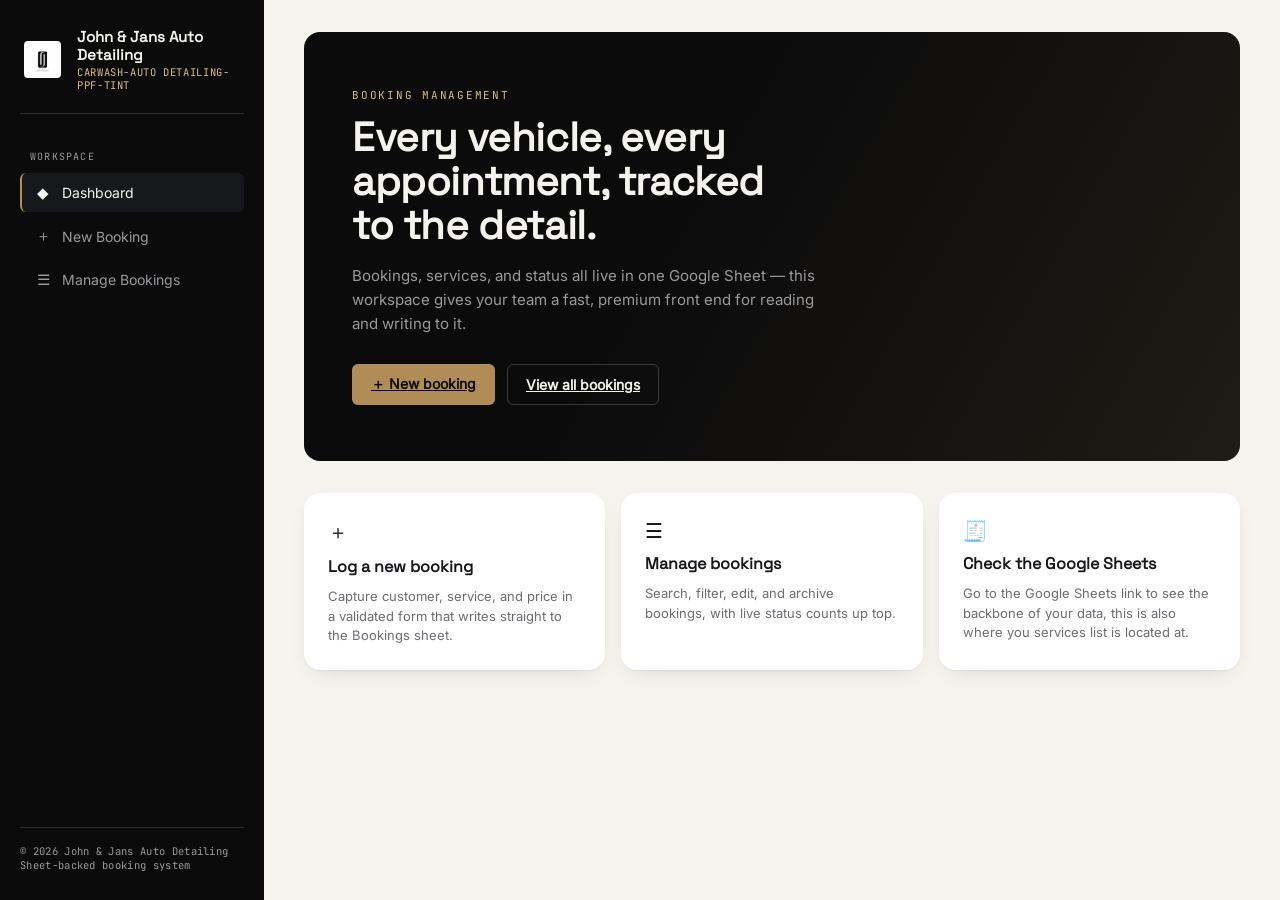
<file: index.html>
<!DOCTYPE html>
<html lang="en">
<head>
<meta charset="UTF-8" />
<meta name="viewport" content="width=device-width, initial-scale=1.0" />
<title>John &amp; Jans Auto Detailing — Booking System</title>
<link rel="icon" href="assets/logo.jpg" />
<link rel="stylesheet" href="css/styles.css" />
</head>
<body>

<div class="app-shell">

  <div class="sidebar-scrim" data-sidebar-scrim></div>

  <aside class="sidebar" data-sidebar>
    <div class="sidebar__badge">
      <img src="assets/logo.jpg" alt="John & Jans Auto Detailing" class="sidebar__badge-mark" />
      <div class="sidebar__badge-text">
        <span class="sidebar__badge-name" data-company-name>John &amp; Jans Auto Detailing</span>
        <span class="sidebar__badge-tagline" data-company-tagline>Carwash-Auto Detailing-PPF-Tint</span>
      </div>
    </div>

    <nav class="sidebar__nav">
      <span class="sidebar__nav-eyebrow">Workspace</span>
      <a class="nav-link" href="index.html" data-nav-link><span class="nav-link__icon">◆</span>Dashboard</a>
      <a class="nav-link" href="booking.html" data-nav-link><span class="nav-link__icon">＋</span>New Booking</a>
      <a class="nav-link" href="table.html" data-nav-link><span class="nav-link__icon">☰</span>Manage Bookings</a>
    </nav>

    <div class="sidebar__footer">
      © <span data-current-year></span> <span data-company-name></span><br />
      Sheet-backed booking system
    </div>
  </aside>

  <main class="workspace">
    <div class="topbar">
      <button type="button" class="icon-btn" data-sidebar-toggle aria-label="Open menu">☰</button>
      <span class="sidebar__badge-name" data-company-name></span>
    </div>

    <section class="hero">
      <span class="hero__eyebrow">Booking Management</span>
      <h1 class="hero__title">Every vehicle, every appointment, tracked to the detail.</h1>
      <p class="hero__subtitle">
        Bookings, services, and status all live in one Google Sheet — this workspace gives your
        team a fast, premium front end for reading and writing to it.
      </p>
      <div class="hero__actions">
        <a href="booking.html" class="btn btn--accent">＋ New booking</a>
        <a href="table.html" class="btn btn--ghost" style="color:#f5f3ee;border-color:#3a3c42;">View all bookings</a>
      </div>
    </section>

    <div class="quicklinks">
      <a href="booking.html" class="quicklink">
        <span class="quicklink__icon">＋</span>
        <span class="quicklink__title">Log a new booking</span>
        <span class="quicklink__desc">Capture customer, service, and price in a validated form that writes straight to the Bookings sheet.</span>
      </a>
      <a href="table.html" class="quicklink">
        <span class="quicklink__icon">☰</span>
        <span class="quicklink__title">Manage bookings</span>
        <span class="quicklink__desc">Search, filter, edit, and archive bookings, with live status counts up top.</span>
      </a>
      <a href="https://docs.google.com/spreadsheets/d/1dHJnOyQuIRfEGbAuyeUECg1EyyWITos9wJ1EvGnZHcA/edit?usp=sharing" target="_blank" rel="noopener noreferrer" class="quicklink">
        <span class="quicklink__icon">🧾</span>
        <span class="quicklink__title">Check the Google Sheets</span>
        <span class="quicklink__desc">Go to the Google Sheets link to see the backbone of your data, this is also where you services list is located at.</span>
      </a>
    </div>
  </main>
</div>

<script src="js/config.js"></script>
<script src="js/api.js"></script>
<script src="js/ui.js"></script>
<script src="js/app.js"></script>
</body>
</html>
</file>
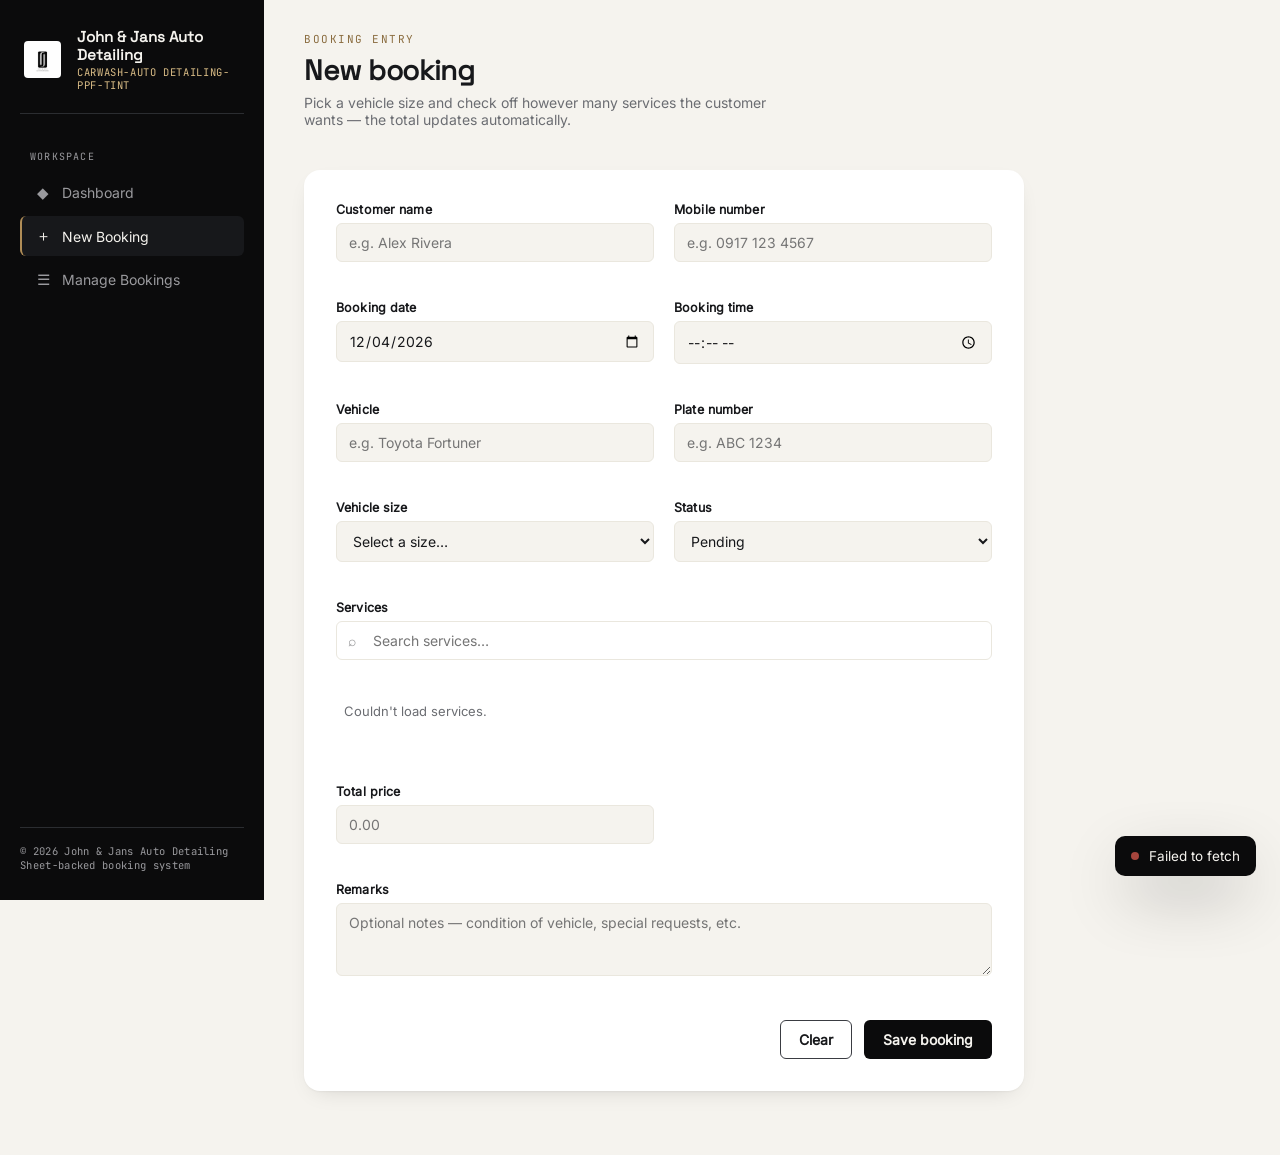
<file: booking.html>
<!DOCTYPE html>
<html lang="en">
<head>
<meta charset="UTF-8" />
<meta name="viewport" content="width=device-width, initial-scale=1.0" />
<title>New Booking — John &amp; Jans Auto Detailing</title>
<link rel="icon" href="assets/logo.jpg" />
<link rel="stylesheet" href="css/styles.css" />
</head>
<body>

<div class="app-shell">

  <div class="sidebar-scrim" data-sidebar-scrim></div>

  <aside class="sidebar" data-sidebar>
    <div class="sidebar__badge">
      <img src="assets/logo.jpg" alt="John &amp; Jans Auto Detailing" class="sidebar__badge-mark" />
      <div class="sidebar__badge-text">
        <span class="sidebar__badge-name" data-company-name>John &amp; Jans Auto Detailing</span>
        <span class="sidebar__badge-tagline" data-company-tagline>Carwash-Auto Detailing-PPF-Tint</span>
      </div>
    </div>

    <nav class="sidebar__nav">
      <span class="sidebar__nav-eyebrow">Workspace</span>
      <a class="nav-link" href="index.html" data-nav-link><span class="nav-link__icon">◆</span>Dashboard</a>
      <a class="nav-link" href="booking.html" data-nav-link><span class="nav-link__icon">＋</span>New Booking</a>
      <a class="nav-link" href="table.html" data-nav-link><span class="nav-link__icon">☰</span>Manage Bookings</a>
    </nav>

    <div class="sidebar__footer">
      © <span data-current-year></span> <span data-company-name></span><br />
      Sheet-backed booking system
    </div>
  </aside>

  <main class="workspace">
    <div class="topbar">
      <button type="button" class="icon-btn" data-sidebar-toggle aria-label="Open menu">☰</button>
      <span class="sidebar__badge-name" data-company-name></span>
    </div>

    <div class="page-header">
      <div>
        <span class="page-header__eyebrow">Booking Entry</span>
        <h1 class="page-header__title">New booking</h1>
        <p class="page-header__subtitle">Pick a vehicle size and check off however many services the customer wants — the total updates automatically.</p>
      </div>
    </div>

    <form class="form-card" id="booking-form" novalidate>
      <div class="form-grid">

        <div class="field">
          <label for="field-name">Customer name</label>
          <input id="field-name" name="name" type="text" placeholder="e.g. Alex Rivera" autocomplete="off" required />
          <span class="field-error"></span>
        </div>

        <div class="field">
          <label for="field-mobile">Mobile number</label>
          <input id="field-mobile" name="mobile" type="tel" placeholder="e.g. 0917 123 4567" autocomplete="off" required />
          <span class="field-error"></span>
        </div>

        <div class="field">
          <label for="field-date">Booking date</label>
          <input id="field-date" name="date" type="date" required />
          <span class="field-error"></span>
        </div>

        <div class="field">
          <label for="field-time">Booking time</label>
          <input id="field-time" name="time" type="time" required />
          <span class="field-error"></span>
        </div>

        <div class="field">
          <label for="field-vehicle">Vehicle</label>
          <input id="field-vehicle" name="vehicle" type="text" placeholder="e.g. Toyota Fortuner" autocomplete="off" />
          <span class="field-error"></span>
        </div>

        <div class="field">
          <label for="field-plate">Plate number</label>
          <input id="field-plate" name="plateNumber" type="text" placeholder="e.g. ABC 1234" autocomplete="off" />
          <span class="field-error"></span>
        </div>

        <div class="field">
          <label for="field-vehicle-size">Vehicle size</label>
          <select id="field-vehicle-size" name="vehicleSize" required>
            <option value="">Select a size…</option>
          </select>
          <span class="field-error"></span>
        </div>

        <div class="field">
          <label for="field-status">Status</label>
          <select id="field-status" name="status" required>
            <option value="Pending">Pending</option>
            <option value="Completed">Completed</option>
            <option value="Cancelled">Cancelled</option>
          </select>
          <span class="field-error"></span>
        </div>

        <div class="field field--full">
          <label>Services</label>
          <div class="search-box service-picker__search">
            <span class="search-box__icon">⌕</span>
            <input type="text" id="service-search" placeholder="Search services…" autocomplete="off" />
          </div>
          <div class="service-picker" id="service-picker" data-service-checklist>
            <p class="service-picker__empty">Select a vehicle size to see prices.</p>
          </div>
          <span class="field-error"></span>
        </div>

        <div class="field">
          <label for="field-price">Total price</label>
          <input id="field-price" name="price" type="number" step="0.01" min="0" placeholder="0.00" required />
          <span class="field-error"></span>
        </div>

        <div class="field field--full">
          <label for="field-remarks">Remarks</label>
          <textarea id="field-remarks" name="remarks" rows="3" placeholder="Optional notes — condition of vehicle, special requests, etc."></textarea>
          <span class="field-error"></span>
        </div>

        <div class="form-actions">
          <button type="reset" class="btn btn--ghost">Clear</button>
          <button type="submit" class="btn btn--primary" id="booking-submit">Save booking</button>
        </div>
      </div>
    </form>
  </main>
</div>

<script src="js/config.js"></script>
<script src="js/api.js"></script>
<script src="js/ui.js"></script>
<script src="js/services.js"></script>
<script src="js/sync.js"></script>
<script src="js/app.js"></script>
<script src="js/booking.js"></script>
</body>
</html>
</file>
<file: css/styles.css>
/* ==========================================================
   LUMIÈRE DETAIL — Booking System
   Design language: dark chrome exterior / light leather interior.
   Sidebar reads like the car's badge; the workspace reads like
   sitting in the cabin. Mono type stands in for the instrument
   cluster wherever numbers or IDs appear.
   ========================================================== */

/* Fonts are loaded from each page's <head> as non-blocking <link> tags
   (see the "font loading" comment near the top of index.html/booking.html/
   table.html) rather than @import here — @import forces the browser to
   finish downloading this file, discover the import, then fetch the
   fonts before it can paint anything, which is what caused the visible
   flash/delay between page loads. */

:root {
  /* -- exterior (dark) -- */
  --ink: #0b0b0c;
  --graphite: #17181b;
  --steel: #2b2d31;
  --steel-soft: #3a3c42;

  /* -- interior (light) -- */
  --bone: #f5f3ee;
  --bone-dim: #eae7de;
  --paper: #ffffff;

  /* -- signature accent -- */
  --brass: #b08d57;
  --brass-light: #d9bc86;
  --brass-dark: #8a6c3f;

  /* -- status -- */
  --status-pending: #6b6f76;
  --status-ongoing: #b08d57;
  --status-completed: #4f7a5b;
  --status-cancelled: #a6453d;

  /* -- text -- */
  --text-dark: #17181b;
  --text-muted: #6b6d72;
  --text-on-dark: #f5f3ee;
  --text-on-dark-muted: #9a9a9e;

  --font-display: 'Space Grotesk', 'Space Grotesk Fallback', sans-serif;
  --font-body: 'Inter', 'Inter Fallback', sans-serif;
  --font-mono: 'JetBrains Mono', 'JetBrains Mono Fallback', monospace;

  --radius-sm: 6px;
  --radius-md: 10px;
  --radius-lg: 16px;

  --shadow-card: 0 1px 2px rgba(11, 11, 12, 0.04), 0 8px 24px -12px rgba(11, 11, 12, 0.18);
  --shadow-modal: 0 24px 64px -12px rgba(11, 11, 12, 0.45);
}

* { box-sizing: border-box; }

html, body {
  margin: 0;
  padding: 0;
  background: var(--bone);
  color: var(--text-dark);
  font-family: var(--font-body);
  -webkit-font-smoothing: antialiased;
}

h1, h2, h3, h4 {
  font-family: var(--font-display);
  letter-spacing: -0.01em;
  margin: 0;
}

.mono { font-family: var(--font-mono); font-variant-numeric: tabular-nums; }
.muted { color: var(--text-muted); }

a { color: inherit; }

::selection { background: var(--brass-light); color: var(--ink); }

/* ==========================================================
   App shell
   ========================================================== */

.app-shell {
  display: flex;
  min-height: 100vh;
}

/* -- sidebar (the "badge") -- */

.sidebar {
  width: 264px;
  flex-shrink: 0;
  background: var(--ink);
  color: var(--text-on-dark);
  display: flex;
  flex-direction: column;
  padding: 28px 20px;
  position: sticky;
  top: 0;
  height: 100vh;
  z-index: 40;
}

.sidebar__badge {
  display: flex;
  align-items: center;
  gap: 12px;
  padding-bottom: 22px;
  margin-bottom: 22px;
  border-bottom: 1px solid var(--steel);
}

  .sidebar__badge-mark {
     width: 45px;
     height: 45px;
     border-radius: 8px;
     /*border: 1px solid var(--brass);*/
     display: flex;
     align-items: center;
     justify-content: center;
     font-family: var(--font-mono);
     font-size: 12px;
     letter-spacing: 0.04em;
     color: var(--brass-light);
     flex-shrink: 0;
     object-fit: contain;
     padding: 4px;
   }

.sidebar__badge-text {
  display: flex;
  flex-direction: column;
  line-height: 1.2;
}

.sidebar__badge-name {
  font-family: var(--font-display);
  font-weight: 600;
  font-size: 15px;
  color: var(--text-on-dark);
}

.sidebar__badge-tagline {
  font-family: var(--font-mono);
  font-size: 10.5px;
  letter-spacing: 0.06em;
  text-transform: uppercase;
  color: var(--brass-light);
  margin-top: 2px;
}

.sidebar__nav {
  display: flex;
  flex-direction: column;
  gap: 4px;
}

.sidebar__nav-eyebrow {
  font-family: var(--font-mono);
  font-size: 10px;
  letter-spacing: 0.12em;
  text-transform: uppercase;
  color: var(--text-on-dark-muted);
  margin: 14px 10px 6px;
}

.nav-link {
  display: flex;
  align-items: center;
  gap: 10px;
  padding: 10px 12px;
  border-radius: var(--radius-sm);
  color: var(--text-on-dark-muted);
  text-decoration: none;
  font-size: 14px;
  font-weight: 500;
  transition: background 0.15s ease, color 0.15s ease;
  border-left: 2px solid transparent;
}

.nav-link:hover {
  background: var(--graphite);
  color: var(--text-on-dark);
}

.nav-link--active {
  background: var(--graphite);
  color: var(--text-on-dark);
  border-left-color: var(--brass);
}

.nav-link__icon { font-size: 15px; width: 18px; text-align: center; }

.sidebar__footer {
  margin-top: auto;
  padding-top: 16px;
  border-top: 1px solid var(--steel);
  font-family: var(--font-mono);
  font-size: 10.5px;
  color: var(--text-on-dark-muted);
  letter-spacing: 0.03em;
}

.sidebar-scrim {
  display: none;
}

/* -- main workspace (the "cabin") -- */

.workspace {
  flex: 1;
  min-width: 0;
  padding: 32px 40px 64px;
}

.topbar {
  display: none;
  align-items: center;
  justify-content: space-between;
  margin-bottom: 20px;
}

.page-header {
  display: flex;
  align-items: flex-end;
  justify-content: space-between;
  gap: 16px;
  margin-bottom: 28px;
  flex-wrap: wrap;
}

.page-header__eyebrow {
  font-family: var(--font-mono);
  font-size: 11px;
  letter-spacing: 0.14em;
  text-transform: uppercase;
  color: var(--brass-dark);
  display: block;
  margin-bottom: 6px;
}

.page-header__title {
  font-size: 28px;
  font-weight: 700;
  color: var(--text-dark);
}

.page-header__subtitle {
  color: var(--text-muted);
  font-size: 14px;
  margin-top: 6px;
  max-width: 52ch;
}

/* ==========================================================
   Buttons
   ========================================================== */

.btn {
  display: inline-flex;
  align-items: center;
  justify-content: center;
  gap: 8px;
  font-family: var(--font-body);
  font-weight: 600;
  font-size: 14px;
  border-radius: var(--radius-sm);
  padding: 10px 18px;
  border: 1px solid transparent;
  cursor: pointer;
  transition: transform 0.08s ease, background 0.15s ease, border-color 0.15s ease;
  white-space: nowrap;
}
.btn:active { transform: translateY(1px); }
.btn:disabled { opacity: 0.6; cursor: not-allowed; }

.btn--primary {
  background: var(--ink);
  color: var(--bone);
}
.btn--primary:hover:not(:disabled) { background: var(--graphite); }

.btn--accent {
  background: var(--brass);
  color: var(--ink);
}
.btn--accent:hover:not(:disabled) { background: var(--brass-dark); color: var(--text-on-dark); }

.btn--ghost {
  background: transparent;
  color: var(--text-dark);
  border-color: var(--steel-soft);
}
.btn--ghost:hover:not(:disabled) { background: var(--bone-dim); }

.btn--danger {
  background: var(--status-cancelled);
  color: #fff;
}
.btn--danger:hover:not(:disabled) { background: #8a372f; }

.btn--full { width: 100%; }

.spinner {
  width: 14px;
  height: 14px;
  border-radius: 50%;
  border: 2px solid currentColor;
  border-right-color: transparent;
  animation: spin 0.7s linear infinite;
  display: inline-block;
}
@keyframes spin { to { transform: rotate(360deg); } }

/* ==========================================================
   Cards
   ========================================================== */

.card {
  background: var(--paper);
  border-radius: var(--radius-lg);
  box-shadow: var(--shadow-card);
  border: 1px solid rgba(11,11,12,0.05);
}

.summary-grid {
  display: grid;
  grid-template-columns: repeat(4, 1fr);
  gap: 14px;
  margin-bottom: 28px;
}

.stat-card {
  background: var(--paper);
  border-radius: var(--radius-lg);
  padding: 18px 18px 16px;
  box-shadow: var(--shadow-card);
  border-top: 2px solid var(--steel-soft);
  position: relative;
  overflow: hidden;
}
.stat-card--pending { border-top-color: var(--status-pending); }
.stat-card--completed { border-top-color: var(--status-completed); }
.stat-card--cancelled { border-top-color: var(--status-cancelled); }
.stat-card--total { border-top-color: var(--ink); background: var(--ink); }
.stat-card--total .stat-card__label,
.stat-card--total .stat-card__value { color: var(--bone); }

.stat-card__label {
  font-family: var(--font-mono);
  font-size: 10.5px;
  letter-spacing: 0.08em;
  text-transform: uppercase;
  color: var(--text-muted);
  display: block;
  margin-bottom: 10px;
}

.stat-card__value {
  font-family: var(--font-mono);
  font-size: 30px;
  font-weight: 600;
  color: var(--text-dark);
  line-height: 1;
}

/* ==========================================================
   Forms
   ========================================================== */

.form-card {
  background: var(--paper);
  border-radius: var(--radius-lg);
  box-shadow: var(--shadow-card);
  padding: 32px;
  max-width: 720px;
}

.form-grid {
  display: grid;
  grid-template-columns: 1fr 1fr;
  gap: 18px 20px;
}

.field { display: flex; flex-direction: column; gap: 6px; }
.field--full { grid-column: 1 / -1; }

.field label {
  font-size: 12.5px;
  font-weight: 600;
  color: var(--text-dark);
  letter-spacing: 0.01em;
}

.field input,
.field select,
.field textarea {
  font-family: var(--font-body);
  font-size: 14px;
  padding: 10px 12px;
  border-radius: var(--radius-sm);
  border: 1px solid var(--bone-dim);
  background: var(--bone);
  color: var(--text-dark);
  transition: border-color 0.15s ease, background 0.15s ease;
}

.field input:focus,
.field select:focus,
.field textarea:focus {
  outline: none;
  border-color: var(--brass);
  background: var(--paper);
}

.field--invalid input,
.field--invalid select,
.field--invalid textarea {
  border-color: var(--status-cancelled);
}

.field--invalid .service-picker {
  outline: 1px solid var(--status-cancelled);
  border-radius: var(--radius-sm);
}

.field-error {
  font-size: 11.5px;
  color: var(--status-cancelled);
  min-height: 14px;
}

/* ---- service picker (multi-select checklist) ---- */

.service-picker {
  display: grid;
  grid-template-columns: repeat(auto-fill, minmax(240px, 1fr));
  gap: 8px;
  padding: 4px;
}

.service-picker__item {
  display: flex;
  align-items: center;
  gap: 10px;
  padding: 10px 12px;
  border-radius: var(--radius-sm);
  border: 1px solid var(--bone-dim);
  background: var(--bone);
  cursor: pointer;
  transition: border-color 0.15s ease, background 0.15s ease;
}

.service-picker__item:hover {
  border-color: var(--brass);
}

.service-picker__item input[type="checkbox"] {
  width: 16px;
  height: 16px;
  accent-color: var(--brass);
  flex-shrink: 0;
  cursor: pointer;
}

.service-picker__name {
  flex: 1;
  font-size: 13.5px;
  color: var(--text-dark);
}

.service-picker__price {
  font-size: 12.5px;
  color: var(--text-muted);
  white-space: nowrap;
}

.service-picker__empty {
  grid-column: 1 / -1;
  font-size: 13px;
  color: var(--text-muted);
  padding: 10px 4px;
}

.service-picker__search {
  margin-bottom: 10px;
}

.form-actions {
  grid-column: 1 / -1;
  display: flex;
  justify-content: flex-end;
  gap: 12px;
  margin-top: 6px;
}

/* ==========================================================
   Toolbar (search / filter)
   ========================================================== */

.toolbar {
  display: flex;
  align-items: center;
  gap: 12px;
  margin-bottom: 18px;
  flex-wrap: wrap;
}

.search-box {
  position: relative;
  flex: 1;
  min-width: 220px;
}

.search-box input {
  width: 100%;
  padding: 10px 14px 10px 36px;
  border-radius: var(--radius-sm);
  border: 1px solid var(--bone-dim);
  background: var(--paper);
  font-size: 14px;
}
.search-box input:focus { outline: none; border-color: var(--brass); }

.search-box__icon {
  position: absolute;
  left: 12px;
  top: 50%;
  transform: translateY(-50%);
  opacity: 0.5;
  font-size: 14px;
}

.select-control {
  padding: 10px 12px;
  border-radius: var(--radius-sm);
  border: 1px solid var(--bone-dim);
  background: var(--paper);
  font-size: 13.5px;
  font-weight: 500;
  color: var(--text-dark);
}
.select-control:focus { outline: none; border-color: var(--brass); }

/* ==========================================================
   Table
   ========================================================== */

.table-card {
  background: var(--paper);
  border-radius: var(--radius-lg);
  box-shadow: var(--shadow-card);
  overflow: hidden;
}

.table-scroll { overflow-x: auto; }

table.bookings-table {
  width: 100%;
  border-collapse: collapse;
  min-width: 1040px;
}

.bookings-table thead th {
  text-align: left;
  font-family: var(--font-mono);
  font-size: 10.5px;
  letter-spacing: 0.07em;
  text-transform: uppercase;
  color: var(--text-muted);
  padding: 14px 16px;
  border-bottom: 1px solid var(--bone-dim);
  background: var(--bone);
  white-space: nowrap;
  cursor: pointer;
  user-select: none;
}

.bookings-table thead th.is-sorted { color: var(--brass-dark); }
.bookings-table thead th[data-sort-key]::after {
  content: '↕';
  opacity: 0.35;
  margin-left: 6px;
  font-size: 10px;
}
.bookings-table thead th.is-sorted[data-sort-dir="asc"]::after { content: '↑'; opacity: 0.9; }
.bookings-table thead th.is-sorted[data-sort-dir="desc"]::after { content: '↓'; opacity: 0.9; }

.bookings-table tbody td {
  padding: 14px 16px;
  border-bottom: 1px solid var(--bone-dim);
  font-size: 13.5px;
  vertical-align: middle;
}

.bookings-table tbody tr:last-child td { border-bottom: none; }
.bookings-table tbody tr:hover { background: rgba(176, 141, 87, 0.05); }

/* ---- expandable row detail (Time / Mobile / Vehicle Size) ---- */

tr.row-detail td {
  padding: 0;
  border-bottom: 1px solid var(--bone-dim);
  background: var(--bone);
}

tr.row-detail--hidden {
  display: none;
}

tr.row-detail:hover {
  background: var(--bone);
}

.row-detail__grid {
  display: flex;
  flex-wrap: wrap;
  gap: 4px 32px;
  padding: 12px 16px;
}

.row-detail__field {
  display: flex;
  align-items: center;
  gap: 8px;
}

.row-detail__label {
  font-family: var(--font-mono);
  font-size: 10px;
  letter-spacing: 0.06em;
  text-transform: uppercase;
  color: var(--text-muted);
}

.row-detail__value {
  font-size: 13px;
  color: var(--text-dark);
}

.cell-meta {
  display: flex;
  flex-direction: column;
  gap: 2px;
  margin-top: 4px;
}
.meta-item {
  font-size: 11px;
  color: var(--text-muted);
  font-family: var(--font-mono);
}

/* Container for two-line cells */
.cell-group {
  display: flex;
  flex-direction: column;
  gap: 2px;
}

.cell-group__main {
  font-weight: 600;
  color: var(--text-dark);
  font-size: 13.5px;
  white-space: normal;
  line-height: 1.4;
}

.cell-group__sub {
  font-size: 11.5px;
  color: var(--text-muted);
  font-family: var(--font-mono);
  white-space: nowrap;
}

/* Specific adjustment to prevent columns from getting too wide */
.bookings-table td {
  max-width: 200px;
  overflow: hidden;
  text-overflow: ellipsis;
}

.icon-btn {
  border: 1px solid var(--bone-dim);
  background: var(--paper);
  border-radius: var(--radius-sm);
  width: 30px;
  height: 30px;
  cursor: pointer;
  font-size: 13px;
  display: inline-flex;
  align-items: center;
  justify-content: center;
  transition: background 0.15s ease, border-color 0.15s ease;
}
.icon-btn:hover { background: var(--bone); border-color: var(--brass); }
.icon-btn--danger:hover { background: #fbeceb; border-color: var(--status-cancelled); color: var(--status-cancelled); }

/* skeleton */

.skeleton-block {
  display: block;
  height: 12px;
  border-radius: 4px;
  background: linear-gradient(90deg, var(--bone-dim) 25%, #f3f1ea 37%, var(--bone-dim) 63%);
  background-size: 400% 100%;
  animation: skeleton-shimmer 1.4s ease infinite;
}
@keyframes skeleton-shimmer {
  0% { background-position: 100% 50%; }
  100% { background-position: 0 50%; }
}

.empty-state {
  padding: 48px 24px;
  text-align: center;
  color: var(--text-muted);
  font-size: 14px;
}

/* pagination */

.pagination {
  display: flex;
  align-items: center;
  justify-content: center;
  gap: 4px;
  padding: 16px;
}

.pagination__btn {
  min-width: 32px;
  height: 32px;
  border-radius: var(--radius-sm);
  border: 1px solid var(--bone-dim);
  background: var(--paper);
  cursor: pointer;
  font-family: var(--font-mono);
  font-size: 12.5px;
}
.pagination__btn:hover:not(:disabled) { border-color: var(--brass); }
.pagination__btn--active { background: var(--ink); color: var(--bone); border-color: var(--ink); }
.pagination__btn:disabled { opacity: 0.35; cursor: not-allowed; }
.pagination__ellipsis { padding: 0 4px; color: var(--text-muted); }

/* ==========================================================
   Status pills (dashboard indicator lights)
   ========================================================== */

.pill {
  display: inline-flex;
  align-items: center;
  gap: 6px;
  padding: 4px 10px 4px 8px;
  border-radius: 999px;
  font-size: 12px;
  font-weight: 600;
  background: var(--bone-dim);
  color: var(--text-dark);
}

.pill__dot {
  width: 7px;
  height: 7px;
  border-radius: 50%;
  background: var(--status-pending);
  box-shadow: 0 0 0 3px rgba(107,111,118,0.15);
}

.pill--pending .pill__dot { background: var(--status-pending); box-shadow: 0 0 0 3px rgba(107,111,118,0.15); }
.pill--ongoing .pill__dot { background: var(--status-ongoing); box-shadow: 0 0 0 3px rgba(176,141,87,0.2); }
.pill--completed .pill__dot { background: var(--status-completed); box-shadow: 0 0 0 3px rgba(79,122,91,0.18); }
.pill--cancelled .pill__dot { background: var(--status-cancelled); box-shadow: 0 0 0 3px rgba(166,69,61,0.18); }

/* ==========================================================
   Toasts
   ========================================================== */

.toast-host {
  position: fixed;
  bottom: 24px;
  right: 24px;
  display: flex;
  flex-direction: column;
  gap: 10px;
  z-index: 100;
}

.toast {
  display: flex;
  align-items: center;
  gap: 10px;
  background: var(--ink);
  color: var(--bone);
  padding: 12px 16px;
  border-radius: var(--radius-md);
  box-shadow: var(--shadow-modal);
  font-size: 13.5px;
  transform: translateY(8px);
  opacity: 0;
  transition: transform 0.22s ease, opacity 0.22s ease;
  max-width: 320px;
}
.toast--visible { transform: translateY(0); opacity: 1; }

.toast__dot { width: 8px; height: 8px; border-radius: 50%; flex-shrink: 0; background: var(--brass); }
.toast--success .toast__dot { background: var(--status-completed); }
.toast--error .toast__dot { background: var(--status-cancelled); }
.toast--info .toast__dot { background: var(--brass); }

/* ==========================================================
   Modals
   ========================================================== */

.modal-overlay {
  position: fixed;
  inset: 0;
  background: rgba(11, 11, 12, 0.55);
  display: flex;
  align-items: center;
  justify-content: center;
  padding: 20px;
  opacity: 0;
  transition: opacity 0.2s ease;
  z-index: 200;
}
.modal-overlay--visible { opacity: 1; }

.modal-card {
  background: var(--paper);
  border-radius: var(--radius-lg);
  padding: 26px;
  max-width: 420px;
  width: 100%;
  max-height: calc(100vh - 40px);
  overflow-y: auto;
  box-shadow: var(--shadow-modal);
  transform: translateY(6px) scale(0.98);
  transition: transform 0.2s ease;
}
.modal-overlay--visible .modal-card { transform: translateY(0) scale(1); }

.modal-card--wide { max-width: 620px; }

.modal-card__title { font-size: 18px; margin-bottom: 10px; }
.modal-card__body { font-size: 14px; color: var(--text-muted); line-height: 1.5; }

.modal-card__actions {
  display: flex;
  justify-content: flex-end;
  gap: 10px;
  margin-top: 22px;
}
.modal-card__actions--full {
  grid-column: 1 / -1;
  position: sticky;
  bottom: -26px;
  margin: 20px -26px -26px;
  padding: 14px 26px 26px;
  background: var(--paper);
  border-top: 1px solid var(--bone-dim);
}

.edit-form {
  display: grid;
  grid-template-columns: 1fr 1fr;
  gap: 16px 18px;
  margin-top: 18px;
}

/* ==========================================================
   Landing (index.html)
   ========================================================== */

.hero {
  background: var(--ink);
  color: var(--bone);
  border-radius: var(--radius-lg);
  padding: 56px 48px;
  position: relative;
  overflow: hidden;
  margin-bottom: 32px;
}

.hero::after {
  content: '';
  position: absolute;
  inset: 0;
  background: linear-gradient(120deg, transparent 40%, rgba(176,141,87,0.12) 100%);
  pointer-events: none;
}

.hero__eyebrow {
  font-family: var(--font-mono);
  font-size: 11px;
  letter-spacing: 0.16em;
  text-transform: uppercase;
  color: var(--brass-light);
  display: block;
  margin-bottom: 14px;
}

.hero__title {
  font-size: 40px;
  font-weight: 700;
  max-width: 16ch;
  line-height: 1.1;
}

.hero__subtitle {
  margin-top: 16px;
  color: var(--text-on-dark-muted);
  max-width: 52ch;
  font-size: 15px;
  line-height: 1.6;
}

.hero__actions {
  display: flex;
  gap: 12px;
  margin-top: 28px;
  position: relative;
}

.quicklinks {
  display: grid;
  grid-template-columns: repeat(3, 1fr);
  gap: 16px;
}

.quicklink {
  background: var(--paper);
  border-radius: var(--radius-lg);
  padding: 24px;
  box-shadow: var(--shadow-card);
  text-decoration: none;
  color: var(--text-dark);
  display: flex;
  flex-direction: column;
  gap: 10px;
  transition: transform 0.15s ease, box-shadow 0.15s ease;
  border-top: 2px solid transparent;
}
.quicklink:hover {
  transform: translateY(-2px);
  border-top-color: var(--brass);
}

.quicklink__icon { font-size: 20px; }
.quicklink__title { font-family: var(--font-display); font-weight: 600; font-size: 16px; }
.quicklink__desc { font-size: 13px; color: var(--text-muted); line-height: 1.5; }

/* ==========================================================
   Responsive
   ========================================================== */

@media (max-width: 980px) {
  .summary-grid { grid-template-columns: repeat(2, 1fr); }
  .quicklinks { grid-template-columns: 1fr; }
  .form-grid, .edit-form { grid-template-columns: 1fr; }
}

@media (max-width: 860px) {
  .sidebar {
    position: fixed;
    left: 0;
    transform: translateX(-100%);
    transition: transform 0.25s ease;
    box-shadow: var(--shadow-modal);
  }
  .sidebar--open { transform: translateX(0); }

  .sidebar-scrim {
    display: block;
    position: fixed;
    inset: 0;
    background: rgba(11,11,12,0.5);
    opacity: 0;
    pointer-events: none;
    transition: opacity 0.2s ease;
    z-index: 39;
  }
  .sidebar-scrim--visible { opacity: 1; pointer-events: auto; }

  .workspace { padding: 20px 18px 48px; }
  .topbar { display: flex; }
  .hero { padding: 36px 24px; }
  .hero__title { font-size: 30px; }
}

@media (max-width: 620px) {
  .summary-grid { grid-template-columns: repeat(2, 1fr); }
  .toolbar { flex-direction: column; align-items: stretch; }
  .form-card { padding: 22px; }
}

@font-face {
  font-family: 'Space Grotesk';
  src: url('fonts/space-grotesk-v22-latin-regular.woff2') format('woff2');
  font-display: swap;
}

@font-face {
  font-family: 'Inter';
  src: url('fonts/inter-v20-latin-regular.woff2') format('woff2');
}

@font-face {
  font-family: 'JetBrains Mono';
  src: url('fonts/jetbrains-mono-v24-latin-regular.woff2') format('woff2');
}
</file>
